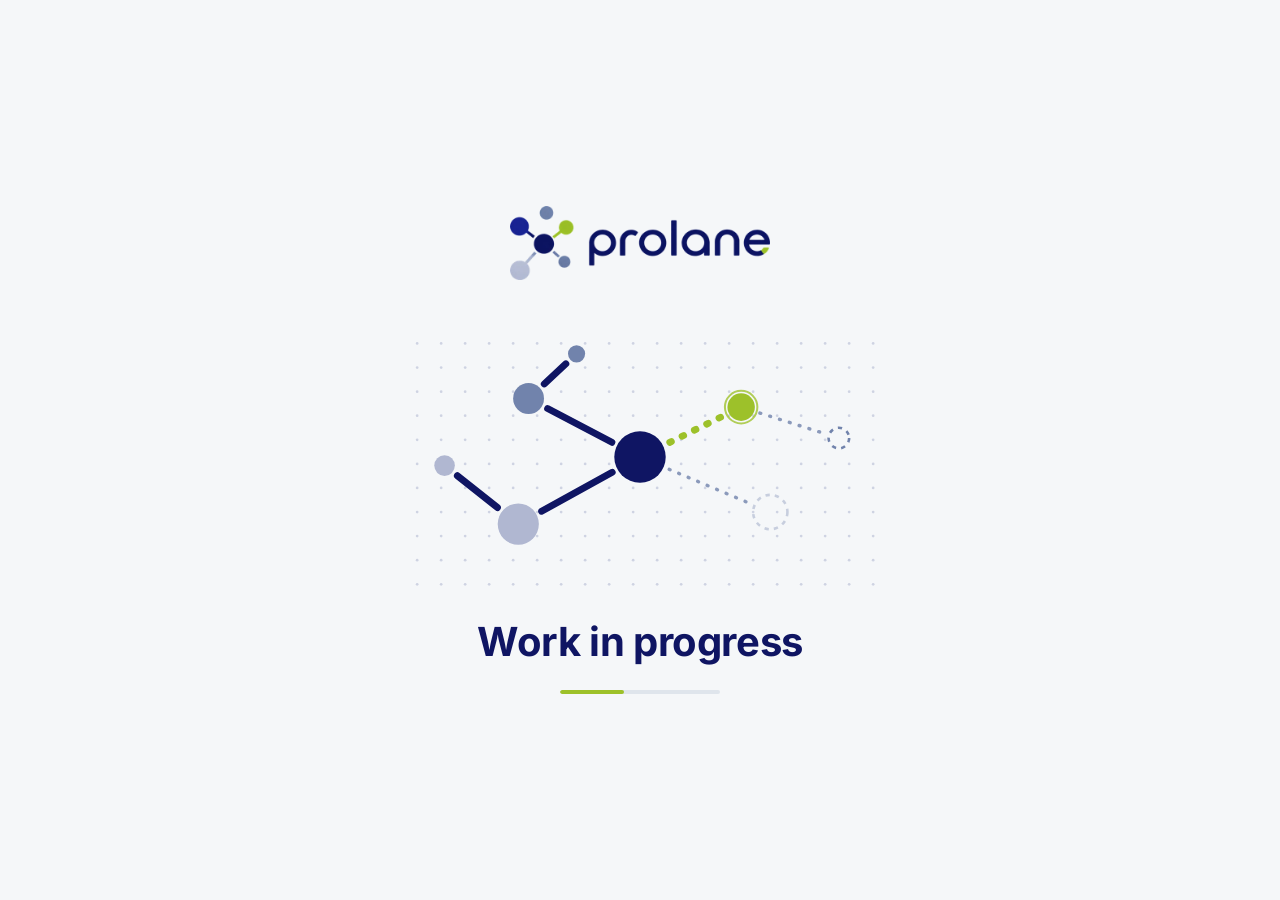
<file: index.html>
<!doctype html>
<html lang="en-NZ">
<head>
  <meta charset="utf-8">
  <meta http-equiv="Content-Security-Policy" content="default-src 'none'; style-src 'self'; img-src 'self'; font-src 'self'; base-uri 'none'; form-action 'none'">
  <meta name="referrer" content="no-referrer">
  <meta name="viewport" content="width=device-width, initial-scale=1">
  <title>ProLane · Work in progress</title>
  <meta name="description" content="Work in progress.">
  <link rel="canonical" href="https://prolane.nz/">

  <meta property="og:type" content="website">
  <meta property="og:site_name" content="ProLane">
  <meta property="og:title" content="ProLane">
  <meta property="og:description" content="Work in progress.">
  <meta property="og:url" content="https://prolane.nz/">
  <meta property="og:image" content="https://prolane.nz/og-card.png">
  <meta property="og:image:width" content="1200">
  <meta property="og:image:height" content="630">
  <meta property="og:image:alt" content="ProLane logo. Work in progress.">
  <meta name="twitter:card" content="summary_large_image">

  <meta name="theme-color" content="#F5F7F9" media="(prefers-color-scheme: light)">
  <meta name="theme-color" content="#080E5B" media="(prefers-color-scheme: dark)">
  <link rel="icon" href="favicon.ico" sizes="any">
  <link rel="icon" type="image/png" sizes="32x32" href="favicon-32.png">
  <link rel="apple-touch-icon" href="apple-touch-icon.png">
  <link rel="preload" href="inter.woff2" as="font" type="font/woff2" crossorigin>
  <link rel="stylesheet" href="styles.css">
</head>
<body>
  <main>
    <picture class="logo">
      <source media="(prefers-color-scheme: dark)" srcset="logo-dark.webp">
      <img src="logo-light.webp" alt="ProLane" width="640" height="182">
    </picture>

    <picture class="art">
      <source media="(prefers-color-scheme: dark)" srcset="wip-dark.svg">
      <img src="wip-light.svg" alt="" width="560" height="300">
    </picture>

    <h1>Work in progress</h1>
    <div class="progress" aria-hidden="true"><span></span></div>
  </main>
</body>
</html>
</file>
<file: styles.css>
/* ProLane holding page: work in progress.
   Palette: ProLane kit v2. No JavaScript; theme follows the OS. */

@font-face {
  font-family: "Inter";
  src: url("inter.woff2") format("woff2");
  font-weight: 100 900;
  font-style: normal;
  font-display: swap;
}

:root {
  color-scheme: light dark;
  --bg:     #F5F7F9;
  --ink:    #0F1563;   /* ProLane navy */
  --track:  #DFE5EC;
  --accent: #9DC12A;   /* ProLane lime */
}

@media (prefers-color-scheme: dark) {
  :root {
    --bg:     #080E5B;   /* ProLane deep navy */
    --ink:    #FFFFFF;
    --track:  #262D78;
    --accent: #9DC12A;
  }
}

*, *::before, *::after { box-sizing: border-box; }
html { -webkit-text-size-adjust: 100%; text-size-adjust: 100%; }

body {
  margin: 0;
  min-height: 100vh;
  min-height: 100dvh;
  display: flex;
  background: var(--bg);
  color: var(--ink);
  font-family: "Inter", system-ui, -apple-system, "Segoe UI", Roboto, sans-serif;
}

main {
  margin: auto;
  width: 100%;
  max-width: 640px;
  padding: 48px 24px;
  display: flex;
  flex-direction: column;
  align-items: center;
  text-align: center;
}

.logo img { display: block; width: 220px; height: auto; }

.art { margin: 48px 0 32px; width: 100%; }
.art img { display: block; width: 100%; max-width: 480px; height: auto; margin: 0 auto; }

h1 {
  margin: 0 0 24px;
  font-size: 32px;
  line-height: 40px;
  font-weight: 700;
  letter-spacing: -0.01em;
}

.progress {
  position: relative;
  width: 160px;
  height: 4px;
  border-radius: 999px;
  background: var(--track);
  overflow: hidden;
}
.progress span {
  position: absolute;
  inset: 0 auto 0 0;
  width: 40%;
  border-radius: 999px;
  background: var(--accent);
  animation: slide 1.6s cubic-bezier(0.2, 0, 0, 1) infinite;
}
@keyframes slide {
  from { transform: translateX(-100%); }
  to   { transform: translateX(250%); }
}

@media (min-width: 720px) {
  .logo img { width: 260px; }
  h1 { font-size: 40px; line-height: 48px; }
}

@media (prefers-reduced-motion: reduce) {
  .progress span { animation-duration: 1ms; animation-iteration-count: 1; transform: translateX(75%); }
}
</file>
